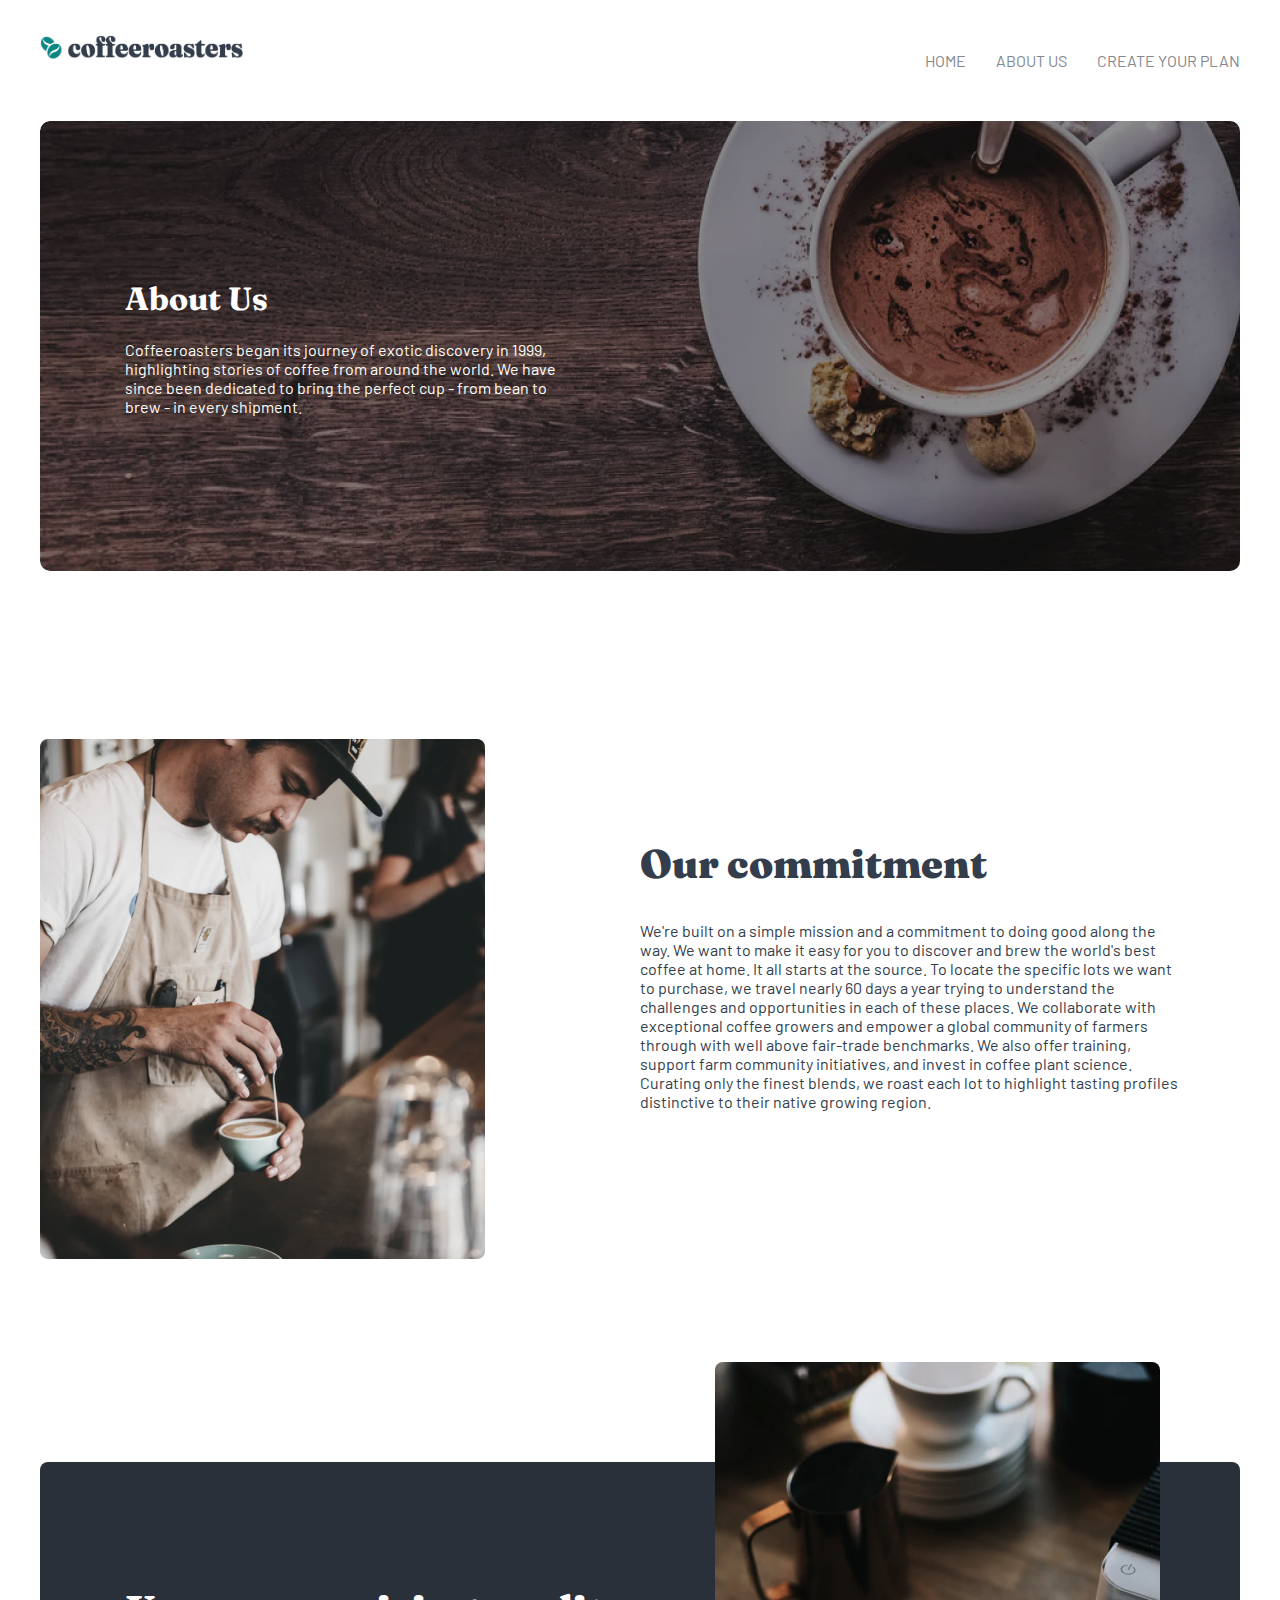
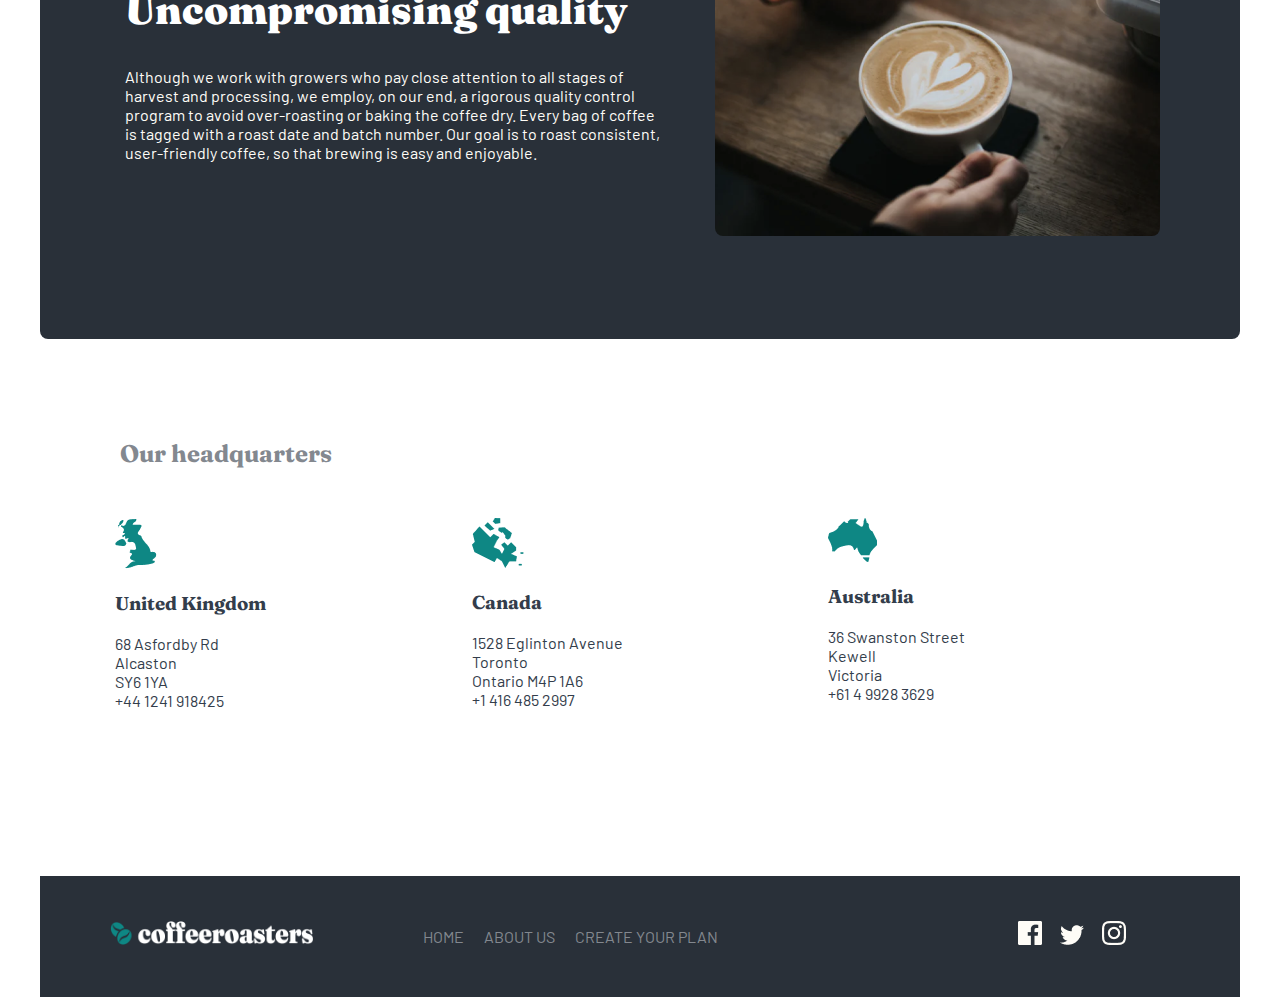
<file: pages/index.html>
<!DOCTYPE html>
<html lang="en">
  <head>
    <meta charset="UTF-8" />
    <meta http-equiv="X-UA-Compatible" content="IE=edge" />
    <meta name="viewport" content="width=device-width, initial-scale=1.0" />
    <link rel="preconnect" href="https://fonts.googleapis.com" />
    <link rel="preconnect" href="https://fonts.gstatic.com" crossorigin />
    <link
      href="https://fonts.googleapis.com/css2?family=Barlow:wght@400;700&display=swap"
      rel="stylesheet"
    />
    <link rel="preconnect" href="https://fonts.googleapis.com" />
    <link rel="preconnect" href="https://fonts.gstatic.com" crossorigin />
    <link
      href="https://fonts.googleapis.com/css2?family=Fraunces:opsz,wght@9..144,900&display=swap"
      rel="stylesheet"
    />
    <link rel="stylesheet" href="/styles/main.css" />
    <title>Document</title>
  </head>
  <body>
    <div class="container">
      <nav class="flex justify-between">
        <img src="../images/Group_5.png" alt="logo" />
        <ul class="flex">
          <li><a href="home.html">HOME</a></li>
          <li><a href="#">ABOUT US</a></li>
          <li><a href="completed.html">CREATE YOUR PLAN</a></li>
        </ul>
      </nav>
    </div>
    <header class="container">
      <div class="about-us">
        <h1>About Us</h1>
        <p>
          Coffeeroasters began its journey of exotic discovery in 1999,
          highlighting stories of coffee from around the world. We have since
          been dedicated to bring the perfect cup - from bean to brew - in every
          shipment.
        </p>
      </div>
    </header>
    <div class="container flex">
      <div class="portion-1">
        <img src="../images/Bitmap_(1).png" alt="coffe" />
      </div>
      <div class="portion-1">
        <h2 class="theme">Our commitment</h2>
        <p class="paragraf">
          We're built on a simple mission and a commitment to doing good along
          the way. We want to make it easy for you to discover and brew the
          world's best coffee at home. It all starts at the source. To locate
          the specific lots we want to purchase, we travel nearly 60 days a year
          trying to understand the challenges and opportunities in each of these
          places. We collaborate with exceptional coffee growers and empower a
          global community of farmers through with well above fair-trade
          benchmarks. We also offer training, support farm community
          initiatives, and invest in coffee plant science. Curating only the
          finest blends, we roast each lot to highlight tasting profiles
          distinctive to their native growing region.
        </p>
      </div>
    </div>
    <div class="container box flex">
      <div class="portion box-text">
        <h2>Uncompromising quality</h2>
        <p class="paragraf">
          Although we work with growers who pay close attention to all stages of
          harvest and processing, we employ, on our end, a rigorous quality
          control program to avoid over-roasting or baking the coffee dry. Every
          bag of coffee is tagged with a roast date and batch number. Our goal
          is to roast consistent, user-friendly coffee, so that brewing is easy
          and enjoyable.
        </p>
      </div>
      <div class="portion">
        <img src="../images/Bitmap_(2).png" alt="coppucino" />
      </div>
    </div>
    <div class="container">
      <h2 class="our">Our headquarters</h2>
      <div class="box-2 flex justify-between">
        <div class="portion">
          <img src="../images/Combined_Shape.png" alt="uk" />
          <h3>United Kingdom</h3>
          <ul>
            <li>68 Asfordby Rd</li>
            <li>Alcaston</li>
            <li>SY6 1YA</li>
            <li>+44 1241 918425</li>
          </ul>
        </div>
        <div class="portion">
          <img src="../images/Combined_Shape_(1).png" alt="canada" />
          <h3>Canada</h3>
          <ul>
            <li>1528 Eglinton Avenue</li>
            <li>Toronto</li>
            <li>Ontario M4P 1A6</li>
            <li>+1 416 485 2997</li>
          </ul>
        </div>
        <div class="portion">
          <img src="../images/Combined_Shape_(2).png" alt="australia" />
          <h3>Australia</h3>
          <ul>
            <li>36 Swanston Street</li>
            <li>Kewell</li>
            <li>Victoria</li>
            <li>+61 4 9928 3629</li>
          </ul>
        </div>
      </div>
    </div>
    <div class="container">
      <footer class="flex">
        <img class="footer-logo" src="../images/Group_5_(1).png" alt="logo" />
        <ul class="flex align-center">
          <li><a href="home.html">HOME</a></li>
          <li><a href="#">ABOUT US</a></li>
          <li><a href="completed.html">CREATE YOUR PLAN</a></li>
        </ul>
        <div class="footer-icons">
          <a href="#"><img src="../images/Path.png" alt="facebook" /></a>
          <a href="#"><img src="../images/Path_(1).png" alt="twitter" /></a>
          <a href="#"><img src="../images/Shape.png" alt="instagram" /></a>
        </div>
      </footer>
    </div>
  </body>
</html>
</file>
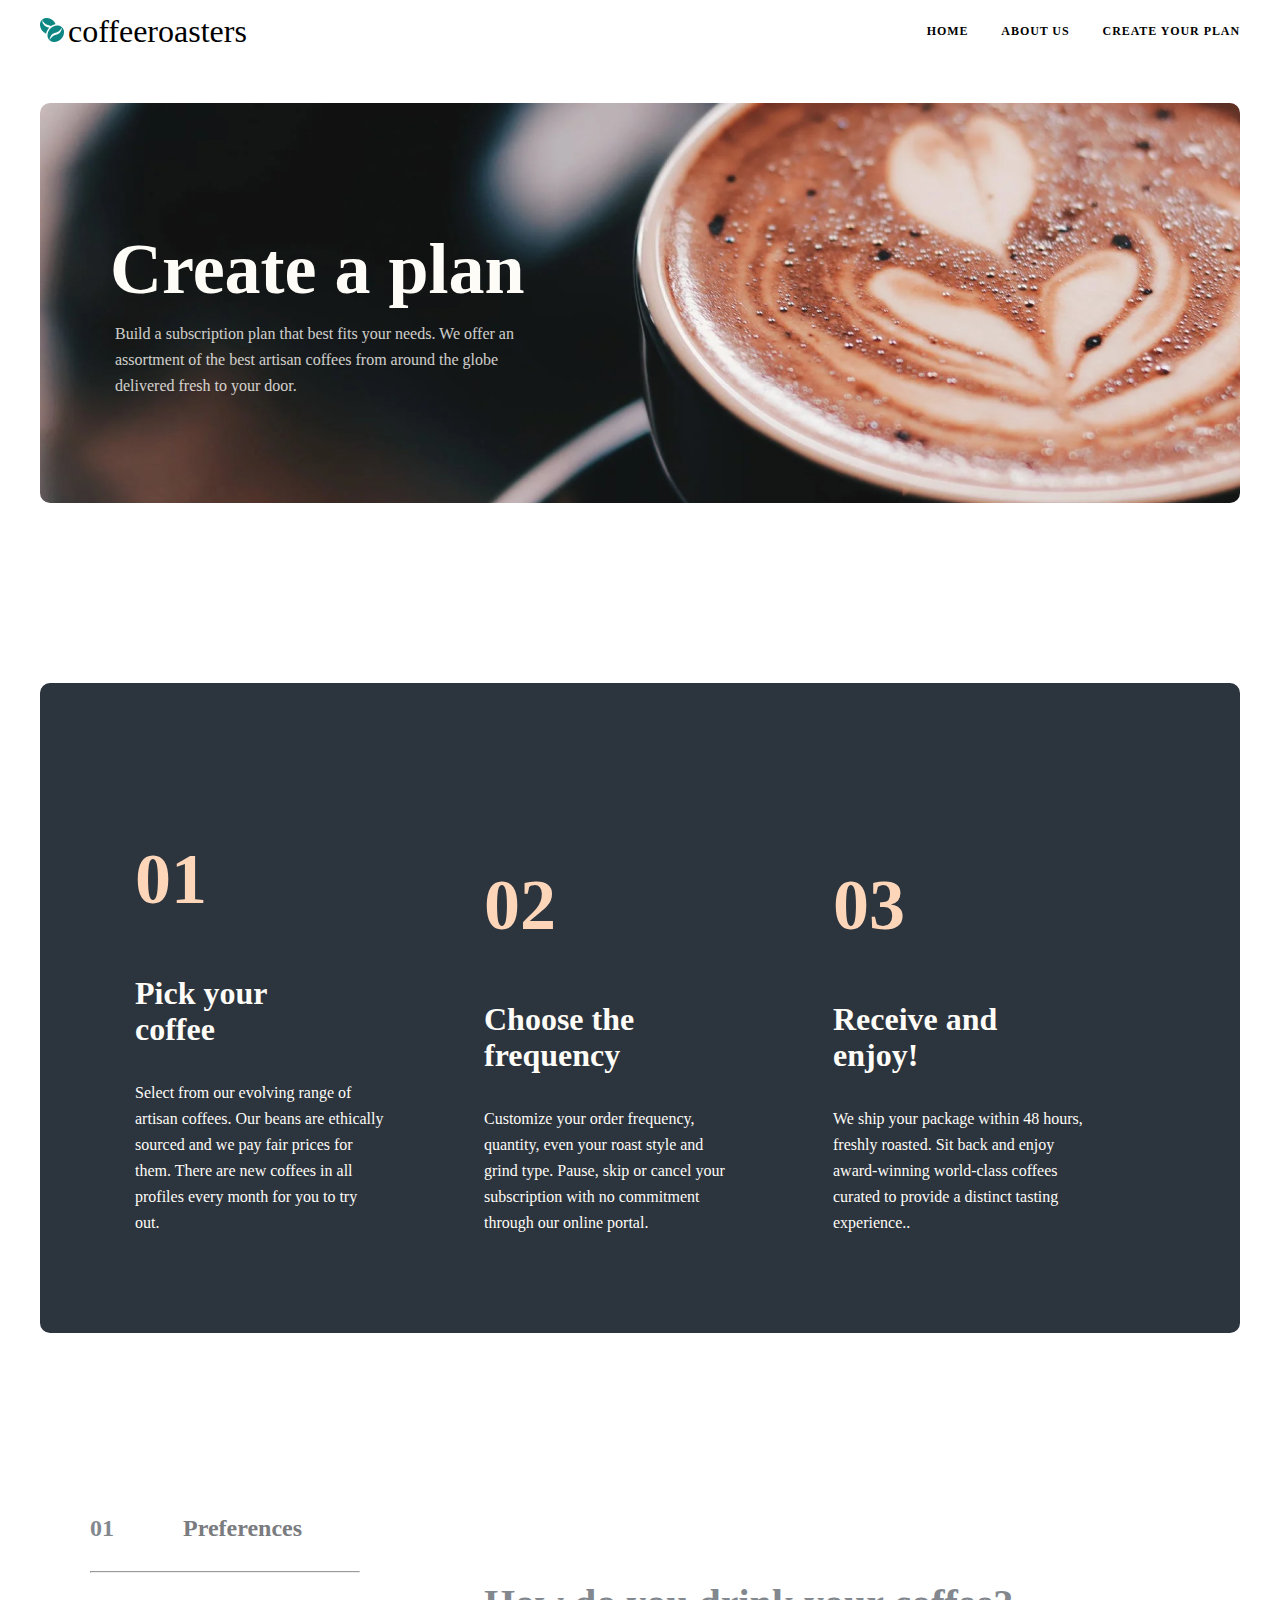
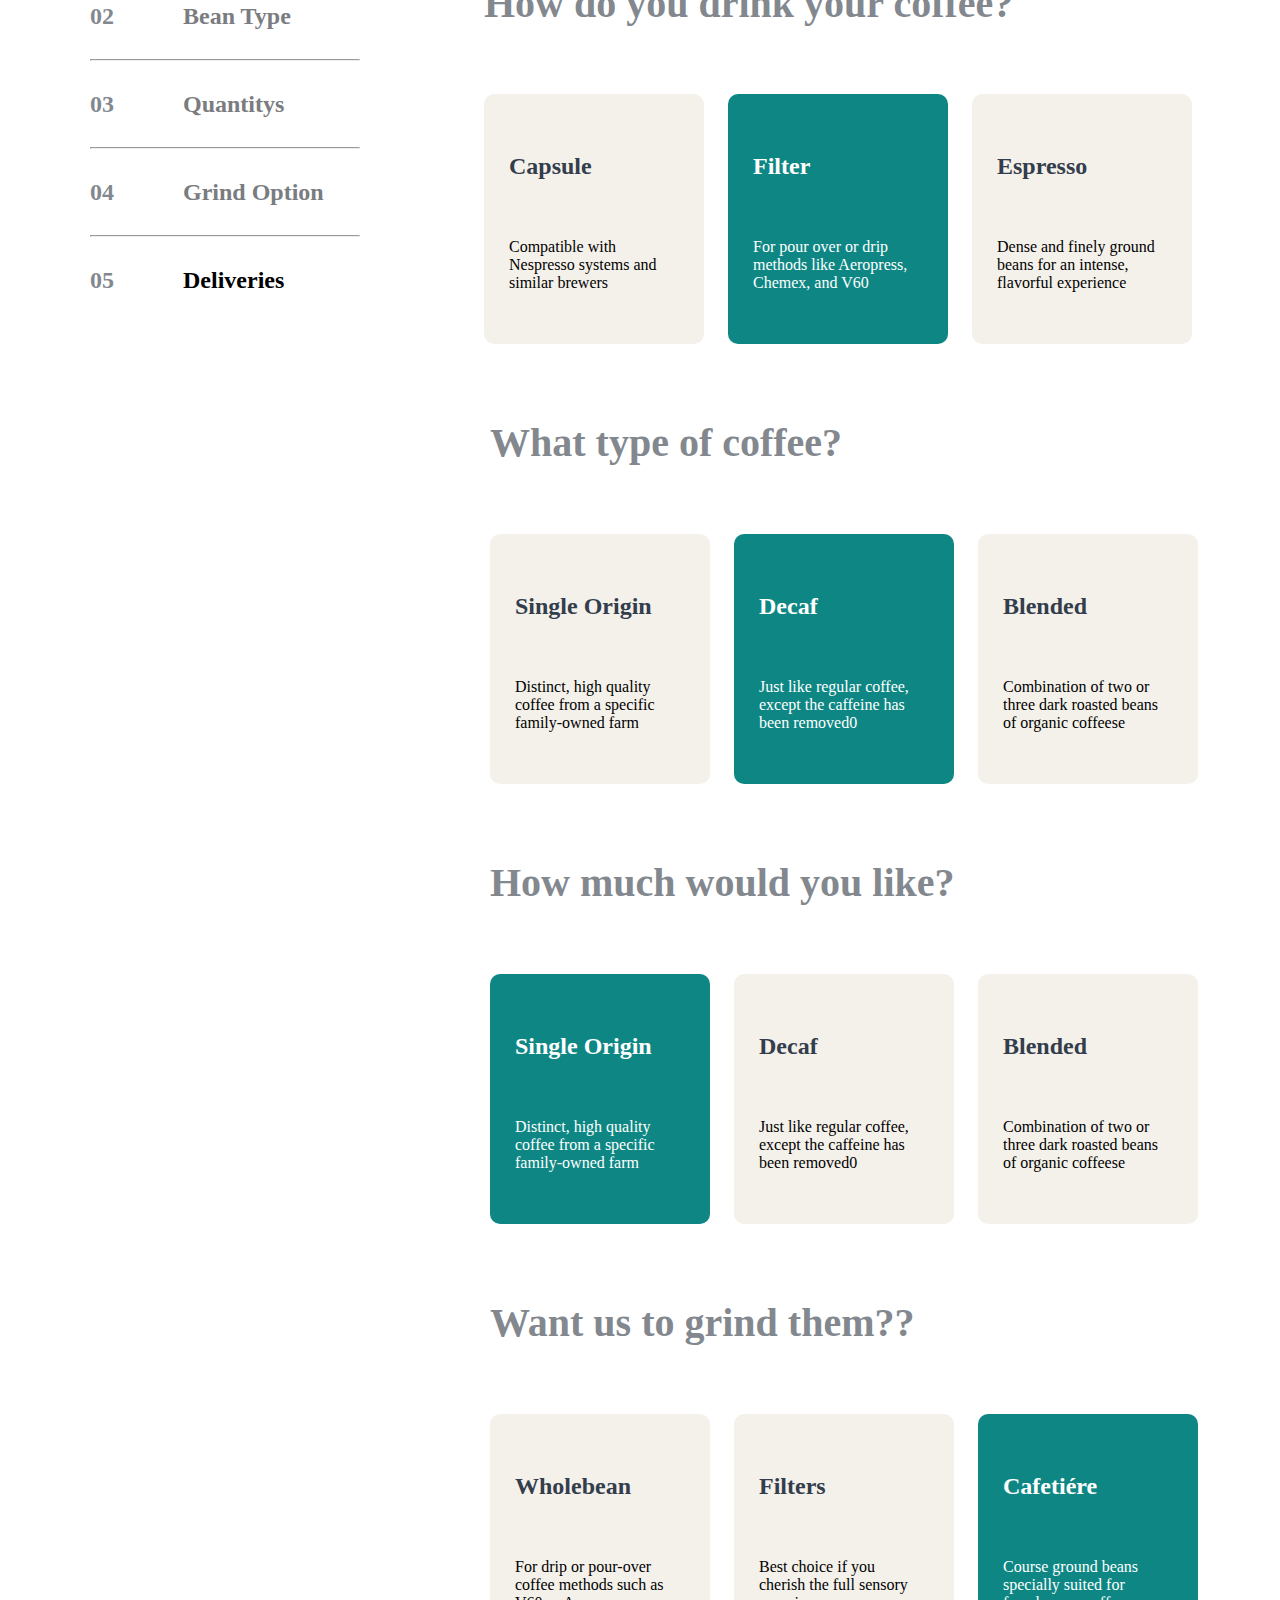
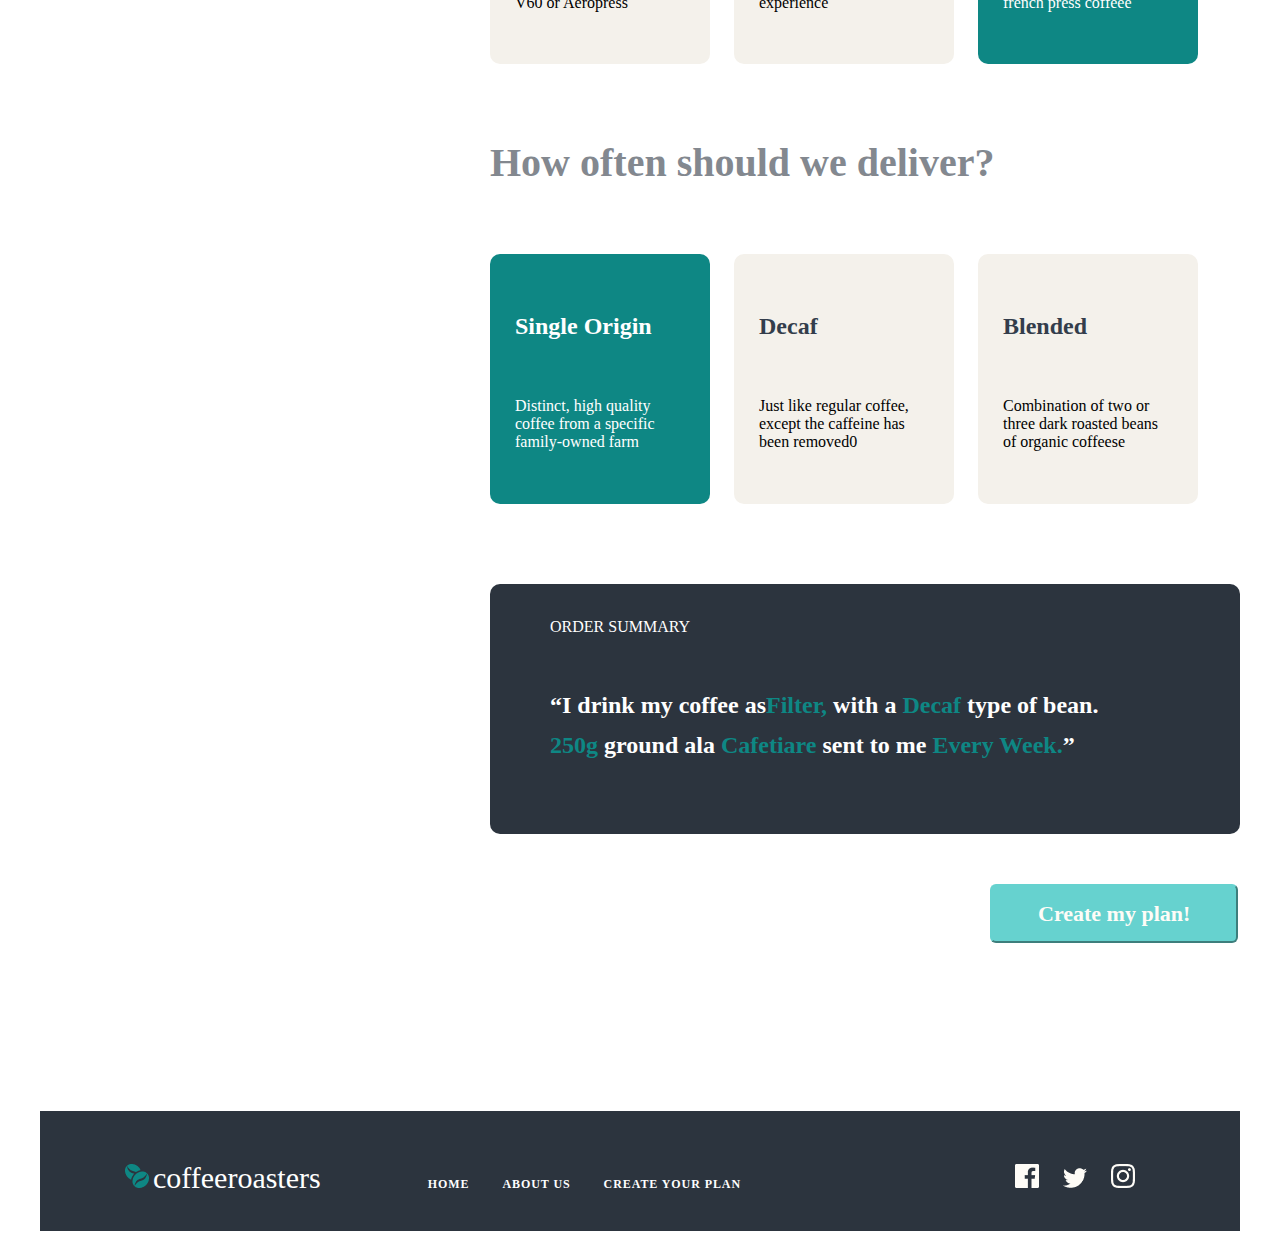
<file: pages/completed.html>
<!DOCTYPE html>
<html lang="en">
  <head>
    <meta charset="UTF-8" />
    <meta http-equiv="X-UA-Compatible" content="IE=edge" />
    <meta name="viewport" content="width=device-width, initial-scale=1.0" />
    <link rel="stylesheet" href="../styles/completed.css" />
    <title>Completed</title>
  </head>
  <body>
    <header class="main-header">
      <nav class="container flex align-center jistify-between">
        <div class="logo">
          <img src="../rasmlar/logocha.png" alt="rasm" />
          <span class="ssx">coffeeroasters</span>
        </div>
        <ul class="flex align-center">
          <li class="lis"><a href="home.html">HOME</a></li>
          <li class="lis"><a href="index.html"> ABOUT US</a></li>
          <li class="lis"><a href="#">Create your plan</a></li>
        </ul>
      </nav>
    </header>
    <div class="container">
      <div class="pas">
        <h1 class="creat">Create a plan</h1>
        <p class="build">
          Build a subscription plan that best fits your needs. We offer an
          assortment of the best artisan coffees from around the globe delivered
          fresh to your door.
        </p>
      </div>
    </div>
    <div class="container">
      <div class="bod">
        <div class="page">
          <h2 class="number">01</h2>
          <h3 class="text">
            Pick your<br />
            coffee
          </h3>
          <p class="p">
            Select from our evolving range of artisan coffees. Our beans are
            ethically sourced and we pay fair prices for them. There are new
            coffees in all profiles every month for you to try out.
          </p>
        </div>

        <div class="page">
          <h2 class="number">02</h2>
          <h3 class="text">Choose the frequency</h3>
          <p class="p">
            Customize your order frequency, quantity, even your roast style and
            grind type. Pause, skip or cancel your subscription with no
            commitment through our online portal.
          </p>
        </div>

        <div class="page">
          <h2 class="number">03</h2>
          <h3 class="text">Receive and enjoy!</h3>
          <p class="p">
            We ship your package within 48 hours, freshly roasted. Sit back and
            enjoy award-winning world-class coffees curated to provide a
            distinct tasting experience..
          </p>
        </div>
      </div>

      <div class="container">
        <div class="bodyl">
          <div class="professor">
            <div class="bir"><p>01</p></div>
            <div class="ikki"><p>Preferences</p></div>
            <hr />
            <div class="bir"><p>02</p></div>
            <div class="ikki"><p>Bean Type</p></div>
            <hr />
            <div class="bir"><p>03</p></div>
            <div class="ikki"><p>Quantitys</p></div>
            <hr />
            <div class="bir"><p>04</p></div>
            <div class="ikki"><p>Grind Option</p></div>
            <hr />
            <div class="bir"><p>05</p></div>
            <div class="ikkic"><p>Deliveries</p></div>
          </div>

          <div class="right">
            <div class="box">
              <h5 class="h5">How do you drink your coffee?</h5>
              <div class="bob1">
                <h6 class="h6">Capsule</h6>
                <p class="cop">
                  Compatible with Nespresso systems and similar brewers
                </p>
              </div>

              <div class="bob2">
                <h6 class="h66">Filter</h6>
                <p class="cop">
                  For pour over or drip methods like Aeropress, Chemex, and V60
                </p>
              </div>

              <div class="bob3">
                <h6 class="h6">Espresso</h6>
                <p class="cop">
                  Dense and finely ground beans for an intense, flavorful
                  experience
                </p>
              </div>
            </div>
          </div>
          <div class="box2">
            <h5 class="h5">What type of coffee?</h5>
            <div class="bob1">
              <h6 class="h6">Single Origin</h6>
              <p class="cop">
                Distinct, high quality coffee from a specific family-owned farm
              </p>
            </div>

            <div class="bob2">
              <h6 class="h66">Decaf</h6>
              <p class="cop">
                Just like regular coffee, except the caffeine has been removed0
              </p>
            </div>

            <div class="bob3">
              <h6 class="h6">Blended</h6>
              <p class="cop">
                Combination of two or three dark roasted beans of organic
                coffeese
              </p>
            </div>
          </div>

          <div class="box2">
            <h5 class="h5">How much would you like?</h5>
            <div class="bob12">
              <h6 class="h66">Single Origin</h6>
              <p class="cop1">
                Distinct, high quality coffee from a specific family-owned farm
              </p>
            </div>

            <div class="bob14">
              <h6 class="h6">Decaf</h6>
              <p class="cop">
                Just like regular coffee, except the caffeine has been removed0
              </p>
            </div>

            <div class="bob3">
              <h6 class="h6">Blended</h6>
              <p class="cop">
                Combination of two or three dark roasted beans of organic
                coffeese
              </p>
            </div>
          </div>

          <div class="box2">
            <h5 class="h5">Want us to grind them??</h5>
            <div class="bob1">
              <h6 class="h6">Wholebean</h6>
              <p class="cop">
                For drip or pour-over coffee methods such as V60 or Aeropress
              </p>
            </div>

            <div class="bob3">
              <h6 class="h6">Filters</h6>
              <p class="cop">
                Best choice if you cherish the full sensory experience
              </p>
            </div>

            <div class="bob2">
              <h6 class="h66">Cafetiére</h6>
              <p class="cop">
                Course ground beans specially suited for french press coffeee
              </p>
            </div>
          </div>
          <div class="box2">
            <h5 class="h5">How often should we deliver?</h5>
            <div class="bob12">
              <h6 class="h66">Single Origin</h6>
              <p class="cop1">
                Distinct, high quality coffee from a specific family-owned farm
              </p>
            </div>

            <div class="bob14">
              <h6 class="h6">Decaf</h6>
              <p class="cop">
                Just like regular coffee, except the caffeine has been removed0
              </p>
            </div>

            <div class="bob3">
              <h6 class="h6">Blended</h6>
              <p class="cop">
                Combination of two or three dark roasted beans of organic
                coffeese
              </p>
            </div>
          </div>

          <div class="kok">
            <h6 class="order">Order Summary</h6>
            <p class="drink">
              “I drink my coffee as<span class="futer">Filter,</span> with a
              <span class="futer">Decaf </span> type of bean.
              <span class="futer">250g</span> ground ala
              <span class="futer">Cafetiare</span> sent to me
              <span class="futer">Every Week.</span>”
            </p>
          </div>
          <button class="but">
            <span class="fater">Create my plan!</span>
          </button>
        </div>
        <div class="futter">
          <div class="imag">
            <img src="../rasmlar/logocha.png" alt="rasm" />
            <span class="ssxs">coffeeroasters</span>
          </div>
          <div class="pewana">
            <ul class="ulls flex">
              <li class="lis"><a href="home.html">HOME</a></li>
              <li class="lis"><a href="index.html"> ABOUT US</a></li>
              <li class="lis"><a href="#">Create your plan</a></li>
            </ul>
          </div>
          <div class="pain">
            <img class="face" src="../rasmlar/facebook.png" alt="" />
            <img class="face" src="../rasmlar/quw.png" alt="" />
            <img class="face" src="../rasmlar/insta.png" alt="" />
          </div>
        </div>
      </div>
    </div>
  </body>
</html>
</file>
<file: styles/main.css>
:root {
  --asosiy-rang: #293039;
}

* {
  scroll-behavior: smooth;
}

body {
  margin: 0;
  padding: 0;
  box-sizing: border-box;
  font-family: barlow;
}

.container {
  width: 1200px;
  margin: 0 auto;
}

a {
  text-decoration: none;
  color: inherit;
}

ul {
  list-style: none;
}

img {
  max-width: 100%;
  max-height: 100%;
}

.flex {
  display: flex;
}

.wrap {
  flex-wrap: wrap;
}

.column {
  flex-direction: column;
}

.row {
  flex-direction: row;
}

.align-start {
  align-items: flex-start;
}

.align-center {
  align-items: center;
}

.align-end {
  align-items: flex-end;
}

.justify-start {
  justify-content: start;
}

.justify-center {
  justify-content: center;
}

.justify-end {
  justify-content: end;
}

.justify-around {
  justify-content: space-around;
}

.justify-between {
  justify-content: space-between;
}

.justify-evenly {
  justify-content: space-evenly;
}

nav {
  padding: 35px 0;
}

[alt="logo"] {
  width: 203px;
  height: 24px;
  cursor: pointer;
}

nav ul li {
  margin-left: 30px;
  color: #83888f;
}

header {
  background-image: url(../images/Group_7_\(1\).png);
  color: white;
  height: 450px;
  border-radius: 10px;
  background-repeat: no-repeat;
}

.about-us {
  margin-left: 85px;
  padding-top: 137px;
}

.about-us p {
  width: 445px;
  color: #fefcf7;
  margin-bottom: 100px;
}

.about-us h1 {
  font-family: Fraunces;
}

.portion-1 {
  flex: 1;
  margin-top: 168px;
}

.theme {
  font-family: fraunces;
  font-weight: 900;
  color: #333d4b;
  margin-top: 100px;
  font-size: 40px;
}

.paragraf {
  width: 540px;
  color: #333d4b;
}

.box .paragraf {
  width: 540px;
  color: #fefcf7;
}

.box {
  background-color: var(--asosiy-rang);
  border-radius: 8px;
  margin-top: 200px;
}

.box h2 {
  font-family: fraunces;
  font-weight: 900;
  color: white;
  font-size: 40px;
}

.box-text {
  padding-top: 90px;
  padding-left: 85px;
}

[alt="coppucino"] {
  border-radius: 8px;
  transform: translateY(-100px) translateX(50px);
}

.box-2 {
  width: 850px;
  margin: 0 auto;
  margin-top: 50px;
  padding-right: 200px;
}

.our {
  font-family: fraunces;
  color: #83888f;
  margin-top: 100px;
  margin-left: 80px;
}

h3 {
  font-family: fraunces;
  color: #333d4b;
  margin-top: 20px;
}

.box-2 ul {
  padding-left: 0;
  font-family: barlow;
  color: #333d4b;
}

footer {
  background-color: var(--asosiy-rang);
  padding: 35px 70px;
  margin-top: 150px;
}

footer ul {
  gap: 20px;
  color: #83888f;
}

.footer-logo {
  margin-top: 10px;
  margin-right: 70px;
}

.footer-icons {
  height: 24px;
  margin-left: 300px;
  margin-top: 10px;
}

[alt="facebook"] {
  margin-right: 15px;
}

[alt="twitter"] {
  margin-right: 15px;
}
</file>
<file: styles/completed.css>
ul {
  display: inline-block;
  list-style: none;
}
body {
  font-family: "Barlow";
}

a {
  color: inherit;
  text-decoration: none;
}
.container {
  width: 1200px;
  margin: 0 auto;
}

.flex {
  display: -webkit-box;
  display: -ms-flexbox;
  display: flex;
}
.align-start {
  -webkit-box-align: start;
  -ms-flex-align: start;
  align-items: flex-start;
}
.align-center {
  -webkit-box-align: center;
  -ms-flex-align: center;
  align-items: center;
}
.align-end {
  -webkit-box-align: end;
  -ms-flex-align: end;
  align-items: flex-end;
}
.align-strech {
  -webkit-box-align: stretch;
  -ms-flex-align: stretch;
  align-items: stretch;
}
.jistify-start {
  -webkit-box-pack: start;
  -ms-flex-pack: start;
  justify-content: flex-start;
}
.jistify-center {
  -webkit-box-pack: center;
  -ms-flex-pack: center;
  justify-content: center;
}
.jistify-end {
  -webkit-box-pack: end;
  -ms-flex-pack: end;
  justify-content: flex-end;
}
.jistify-around {
  -ms-flex-pack: distribute;
  justify-content: space-around;
}
.jistify-between {
  -webkit-box-pack: justify;
  -ms-flex-pack: justify;
  justify-content: space-between;
}
.jistify-evenly {
  -webkit-box-pack: space-evenly;
  -ms-flex-pack: space-evenly;
  justify-content: space-evenly;
}
.lis {
  margin-left: 33px;
  height: 15px;
  left: 0%;
  right: 87.99%;
  top: calc(50% - 15px / 2);

  font-family: "Barlow";
  font-style: normal;
  font-weight: 700;
  font-size: 12px;
  line-height: 15px;
  /* identical to box height, or 125% */

  letter-spacing: 0.923077px;
  text-transform: uppercase;
}
.creat {
  padding-top: 130px;
  margin-left: 70px;
  height: 72px;
  left: 0%;
  right: 0.21%;
  top: calc(50% - 72px / 2 - 55px);

  font-family: "Fraunces 9pt";
  font-style: normal;
  font-weight: 900;
  font-size: 72px;
  line-height: 72px;
  /* identical to box height, or 100% */

  margin-bottom: 1px;
  color: #fefcf7;
}
.build {
  padding-left: 75px;
  left: 0%;
  width: 445px;
  right: 8.44%;
  top: 57.14%;
  bottom: 0%;

  font-family: "Barlow";
  font-style: normal;
  font-weight: 400;
  font-size: 16px;
  line-height: 26px;
  /* or 162% */

  color: #fefcf7;

  mix-blend-mode: normal;
  opacity: 0.8;
}
.pas {
  background: url(../rasmlar/cofi.png);
  width: 1200px;
  height: 400px;
  border-radius: 10px;
  margin-top: 40px;
}
.ssx {
  font-size: 2rem;
  font-weight: 400;
  width: 203px;
  height: 24px;
  left: 113px;
  top: 44px;
}
.bod {
  background-color: #2c343e;

  width: 1200px;
  height: 650px;
  margin-top: 180px;
  border-radius: 10px;
}
.page {
  width: 250px;
  display: inline-block;
  padding-left: 95px;
  padding-top: 100px;
}
.number {
  height: 72px;
  left: 0%;
  right: 68.42%;
  top: calc(50% - 72px / 2 - 142.5px);

  font-family: "Fraunces 9pt";
  font-style: normal;
  font-weight: 900;
  font-size: 72px;
  line-height: 72px;
  /* identical to box height, or 100% */

  color: #fdd6ba;
}
.text {
  height: 73px;
  left: 0%;
  right: 10.53%;
  top: calc(50% - 73px / 2 - 32px);

  font-family: "Fraunces 9pt";
  font-style: normal;
  font-weight: 900;
  font-size: 32px;
  line-height: 36px;
  /* or 112% */

  color: #fefcf7;
}
.p {
  font-family: "Barlow";
  font-style: normal;
  font-weight: 400;
  font-size: 16px;
  line-height: 26px;
  /* or 162% */

  color: #fefcf7;
}
.bodyl {
  margin-top: 160px;
}
.professor {
  padding-bottom: 1px;
  height: 400px;
  width: 270px;
  padding-left: 50px;
  display: inline-block;
}
.box2 {
  margin-top: 75px;
  margin-left: 450px;
}

.bir {
  display: inline-block;

  font-family: "Fraunces 9pt";
  font-style: normal;
  font-weight: 900;
  font-size: 24px;
  line-height: 22px;
  /* identical to box height, or 133% */

  color: #83888f;
}
.bir:hover {
  display: inline-block;

  font-family: "Fraunces 9pt";
  font-style: normal;
  font-weight: 900;
  font-size: 24px;
  line-height: 22px;
  /* identical to box height, or 133% */

  color: #0e8784;
}
.ikki {
  display: inline-block;
  padding-left: 65px;
  font-family: "Fraunces 9pt";
  font-style: normal;
  font-weight: 900;
  font-size: 24px;
  line-height: 22px;
  /* identical to box height, or 133% */

  color: #7a7c7f;
}
.ikkic {
  display: inline-block;
  padding-left: 65px;
  font-family: "Fraunces 9pt";
  font-style: normal;
  font-weight: 900;
  font-size: 24px;
  line-height: 22px;
  /* identical to box height, or 133% */

  color: #000000;
}
.right {
  display: inline-block;
  width: 750px;
  margin-left: 120px;
}
.h5 {
  font-family: "Fraunces 9pt";
  font-style: normal;
  font-weight: 900;
  font-size: 40px;
  line-height: 48px;
  /* identical to box height, or 120% */

  color: #83888f;
}
.bob1 {
  display: inline-block;
  width: 220px;
  background-color: #f4f1eb;
  border-radius: 10px;
  height: 250px;
}
.bob1:hover {
  display: inline-block;
  width: 220px;
  background-color: #fdd6ba;
  border-radius: 10px;
  height: 250px;
}
.bob14 {
  display: inline-block;
  width: 220px;
  background-color: #f4f1eb;
  border-radius: 10px;
  height: 250px;
  margin-left: 20px;
}
.bob14:hover {
  display: inline-block;
  width: 220px;
  background-color: #fdd6ba;
  border-radius: 10px;
  height: 250px;
  margin-left: 20px;
}
.bob12 {
  display: inline-block;
  width: 220px;
  background-color: #0e8784;
  border-radius: 10px;
  height: 250px;
}
.bob12:hover {
  display: inline-block;
  width: 220px;
  background-color: #fdd6ba;
  border-radius: 10px;
  height: 250px;
}
.bob2 {
  display: inline-block;
  width: 220px;
  background-color: #0e8784;
  border-radius: 10px;
  height: 250px;
  margin-left: 20px;
  color: white;
}
.bob:hover {
  display: inline-block;
  width: 220px;
  background-color: #fdd6ba;
  border-radius: 10px;
  height: 250px;
  margin-left: 20px;
  color: white;
}
.bob3 {
  display: inline-block;
  width: 220px;
  background-color: #f4f1eb;
  border-radius: 10px;
  height: 250px;
  margin-left: 20px;
}
.bob3:hover {
  display: inline-block;
  width: 220px;
  background-color: #fdd6ba;
  border-radius: 10px;
  height: 250px;
  margin-left: 20px;
}
.cop {
  padding-left: 25px;
  width: 160px;
  padding-bottom: 50px;
}
.cop1 {
  padding-left: 25px;
  width: 160px;
  padding-bottom: 50px;
  color: white;
}
.h6 {
  font-family: "Fraunces 9pt";
  font-style: normal;
  font-weight: 900;
  font-size: 24px;
  line-height: 32px;
  /* identical to box height, or 133% */

  padding-left: 25px;
  color: #333d4b;
}
.h66 {
  font-family: "Fraunces 9pt";
  font-style: normal;
  font-weight: 900;
  font-size: 24px;
  line-height: 32px;
  /* identical to box height, or 133% */

  padding-left: 25px;
  color: white;
}
.kok {
  margin-top: 80px;
  border-radius: 10px;
  width: 750px;
  background-color: #2c343e;
  height: 250px;
  margin-left: 450px;
}
.order {
  padding-top: 30px;
  padding-left: 60px;
  font-family: "Barlow";
  font-style: normal;
  font-weight: 400;
  font-size: 16px;
  line-height: 26px;
  /* identical to box height, or 162% */

  text-transform: uppercase;

  color: #ffffff;
}
.drink {
  padding-top: 8px;
  padding-left: 60px;
  width: 600px;
  font-family: "Fraunces 9pt";
  font-style: normal;
  font-weight: 900;
  font-size: 24px;
  line-height: 40px;
  /* or 167% */

  color: #ffffff;
}
.futer {
  color: #0e8784;
}
.but {
  margin-top: 50px;
  border-color: #66d2cf;
  margin-left: 950px;
  left: 0%;
  right: 0%;
  top: 0%;
  bottom: 0%;
  padding-left: 46px;
  padding-right: 46px;
  padding-bottom: 15px;
  padding-top: 15px;
  background: #66d2cf;
  border-radius: 6px;
}
.fater {
  font-family: "Fraunces 9pt";
  font-style: normal;
  font-weight: 900;
  font-size: 22px;
  line-height: 25px;
  /* identical to box height, or 139% */

  text-align: center;

  color: #fefcf7;
}
.futter {
  margin-top: 168px;
  background-color: #2c343e;
  width: 1200px;
  height: 120px;
}
.imag {
  display: inline-block;
  padding-left: 85px;
  padding-top: 50px;
}
.ssxs {
  width: 203px;
  height: 24px;
  left: 197.9px;
  top: 4281.44px;
  color: #ffffff;
  font-size: 30px;
}
.ulls {
  color: white;
  padding-left: 70px;
}
.pewana {
  display: inline-block;
}
.pain {
  display: inline-block;
  margin-left: 250px;
}
.face {
  margin-left: 20px;
}
</file>
